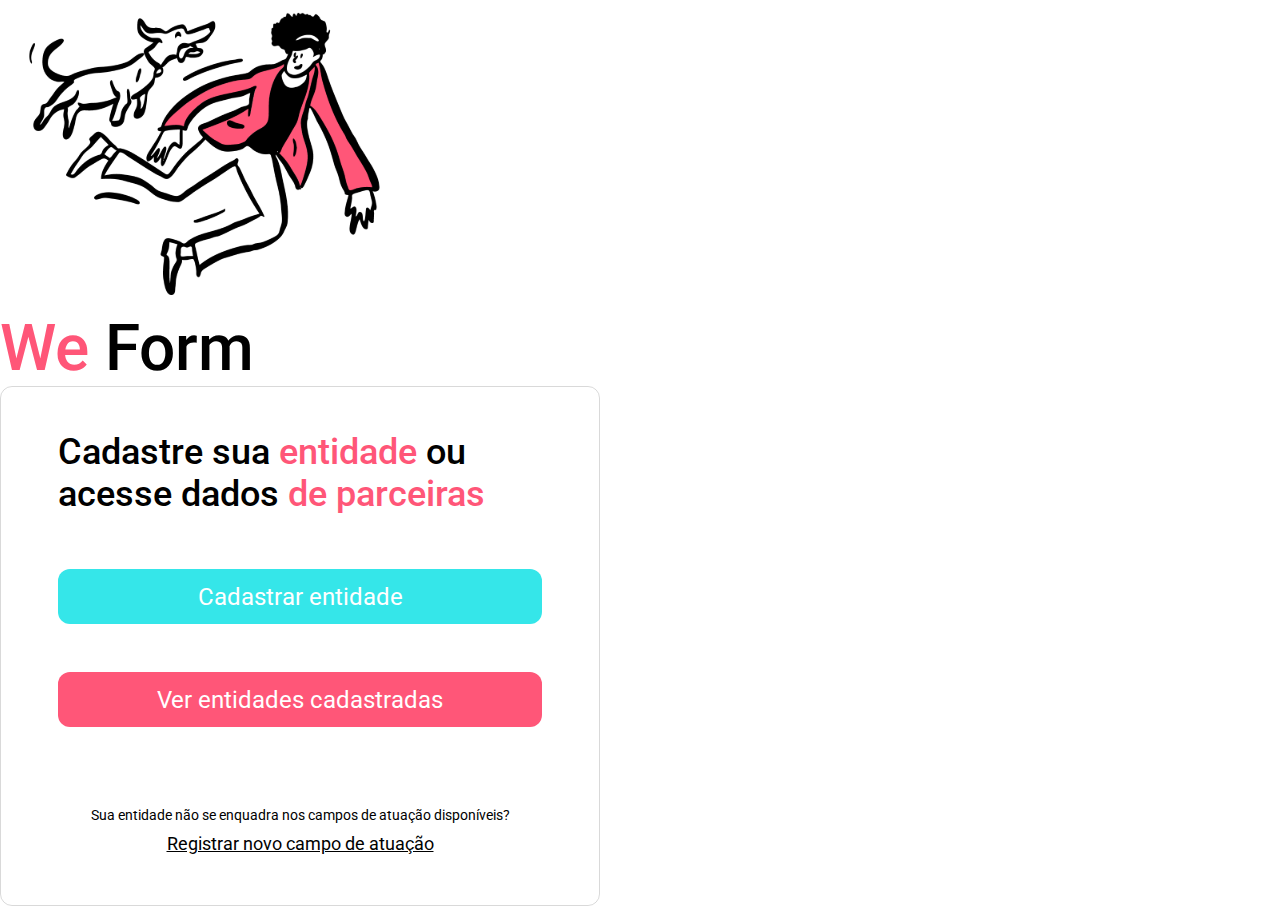
<file: index.html>
<!DOCTYPE html>
<html lang="pt-br">
<head>
    <meta charset="UTF-8">
    <meta name="viewport" content="width=device-width, initial-scale=1.0">
    <link rel="stylesheet" href="./style.css">
    <link rel="preconnect" href="https://fonts.googleapis.com">
    <link rel="preconnect" href="https://fonts.gstatic.com" crossorigin>
    <link href="https://fonts.googleapis.com/css2?family=Poppins:ital,wght@0,100;0,200;0,300;0,400;0,500;0,600;0,700;0,800;0,900;1,100;1,200;1,300;1,400;1,500;1,600;1,700;1,800;1,900&family=Roboto:ital,wght@0,100;0,300;0,400;0,500;0,700;0,900;1,100;1,300;1,400;1,500;1,700;1,900&display=swap" rel="stylesheet">
    <title>Document</title>
</head>
<body>
    <div class="content">
        <aside>
            <img src="./assets/hero.svg" alt="imagem_de_cachorro_e_mulher">
            <h1><span>We</span> Form</h1>
        </aside>
        
        <main>
            <h2>Cadastre sua <span>entidade</span> ou acesse dados <span>de parceiras</span></h2>

            <div class="actions">
                <a href="#">Cadastrar entidade</a>
                <a href="#">Ver entidades cadastradas</a>
            </div>

            <footer>
                <p>Sua entidade não se enquadra nos campos de atuação disponíveis?</p>
                <a href="#">Registrar novo campo de atuação</a>
            </footer>

        </main>
    </div>
</body>
</html>
</file>
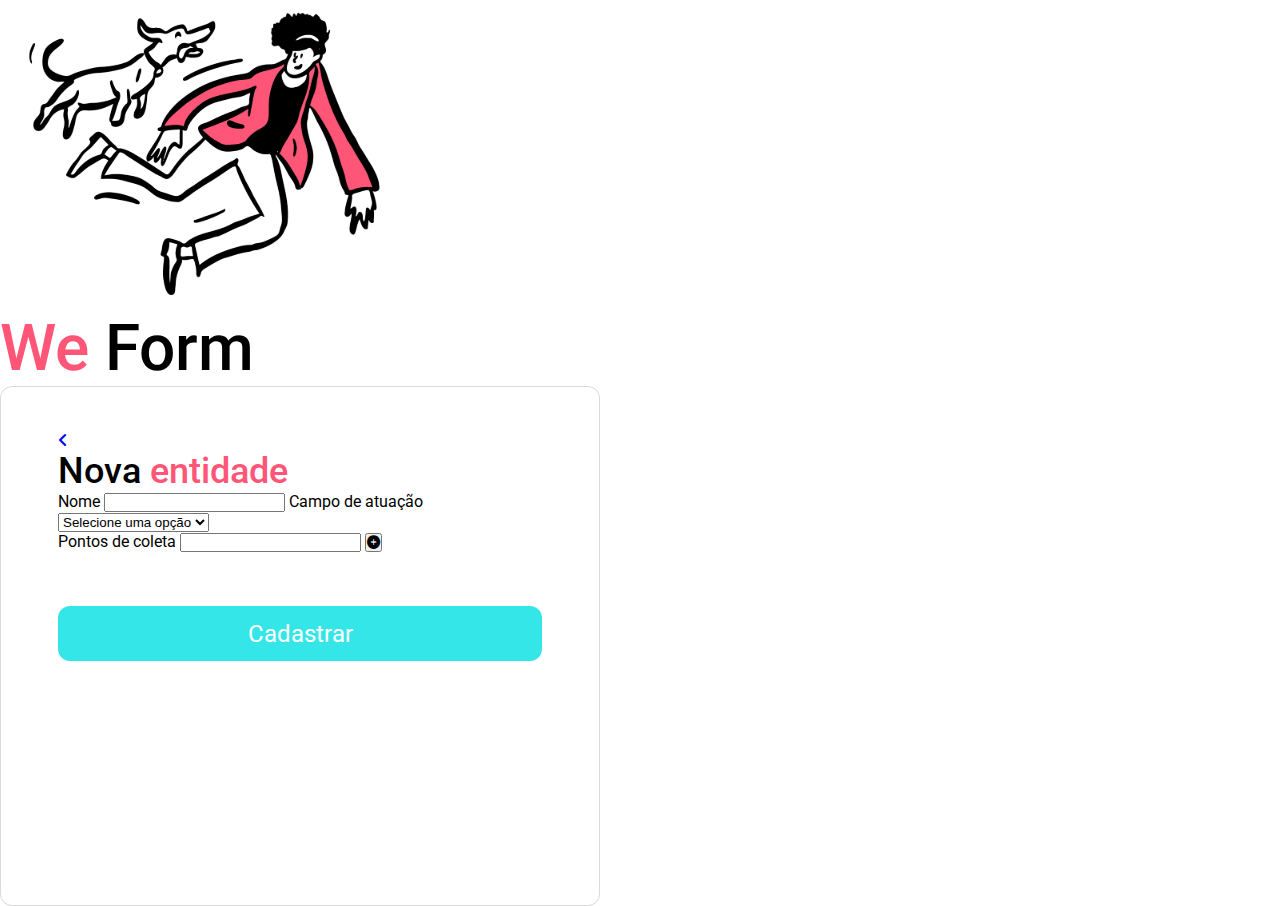
<file: cadastro-entidade.html>
<!DOCTYPE html>
<html lang="pt-br">
<head>
    <meta charset="UTF-8">
    <meta name="viewport" content="width=device-width, initial-scale=1.0">
    <link rel="stylesheet" href="./style.css">
    <title>Document</title>
    
    <link rel="preconnect" href="https://fonts.googleapis.com">
    <link rel="preconnect" href="https://fonts.gstatic.com" crossorigin>
    <link href="https://fonts.googleapis.com/css2?family=Poppins:ital,wght@0,100;0,200;0,300;0,400;0,500;0,600;0,700;0,800;0,900;1,100;1,200;1,300;1,400;1,500;1,600;1,700;1,800;1,900&family=Roboto:ital,wght@0,100;0,300;0,400;0,500;0,700;0,900;1,100;1,300;1,400;1,500;1,700;1,900&display=swap" rel="stylesheet">
    
    <link rel="stylesheet" href="./assets/fontawesome/css/all.css">
</head>
<body>
    <div class="content">
        <aside>
            <img src="./assets/hero.svg" alt="imagem_de_cachorro_e_mulher">
            <h1><span>We</span> Form</h1>
        </aside>
        
        <main>
            <header>
                <a href="index.html"><i class="fa-solid fa-angle-left"></i></a>
                <h2>Nova <span>entidade</span></h2>
            </header>
            
            <form>
                <label for="input-name">Nome</label>
                <input id="input-name" type="text">
                
                <label for="input-field">Campo de atuação</label>
                <div class="select-div">
                    <select id="input-field">
                        <option value="">Selecione uma opção</option>
                        <option value="abrigo">Abrigo de animais</option>
                    </select>
                </div>

                <div class="points">
                    <label for="input-points">Pontos de coleta</label>
                    <input type="text" id="input-points">
                    <button>
                        <i class="fa-solid fa-circle-plus"></i>
                    </button>
                </div>

            </form>

            <div class="actions">
                <a href="#">Cadastrar</a>    
            </div>

        </main>
    </div>
</body>
</html>
</file>
<file: style.css>
* {
    margin: 0;
    padding: 0;
    box-sizing: border-box;
}

:root {
    font-size: 62.5%;
}

body {
    font-family: 'Roboto';
    font-size: 1.6rem;
}

aside h1 {
    font-size: 6.4rem;
    font-weight: 500;
    line-height: 7.5rem;
    text-align: left;
}

aside h1 span, main h2 span {
    color: #FF5678;
}

main {
    width: 60rem;
    height: 52rem;
    top: 8.5rem;
    left: 48.6rem;
    border-radius: 1.2rem;
    border: 1px solid rgba(0, 0, 0, 0.15);
    padding: 4.4rem 5.7rem;

}

main h2 {
    width: 43rem;
    font-size: 3.6rem;
    font-weight: 500;
    text-align: left;
}

main .actions {
    display: flex;
    flex-flow: column wrap;
}

main .actions a {
    text-decoration: none;
    font-size: 2.4rem;
    height: 5.5rem;
    background-color: #35E6E9;
    border-radius: 1.2rem;
    color: #FFFFFF;

    display: flex;
    justify-content: center;
    align-items: center;
    margin-top: 5.4rem;
}

main .actions a + a {
    background-color: #FF5678;
    margin-top: 4.8rem;
}

main footer {
    text-align: center;
}

main footer p {
    margin: 8rem 0 1rem 0;
    font-size: 1.4rem;
}

main footer a {
    color: black;
    /* box-shadow: 0px 4px 4px 0px #00000040; */
    font-size: 1.8rem;
}
</file>
